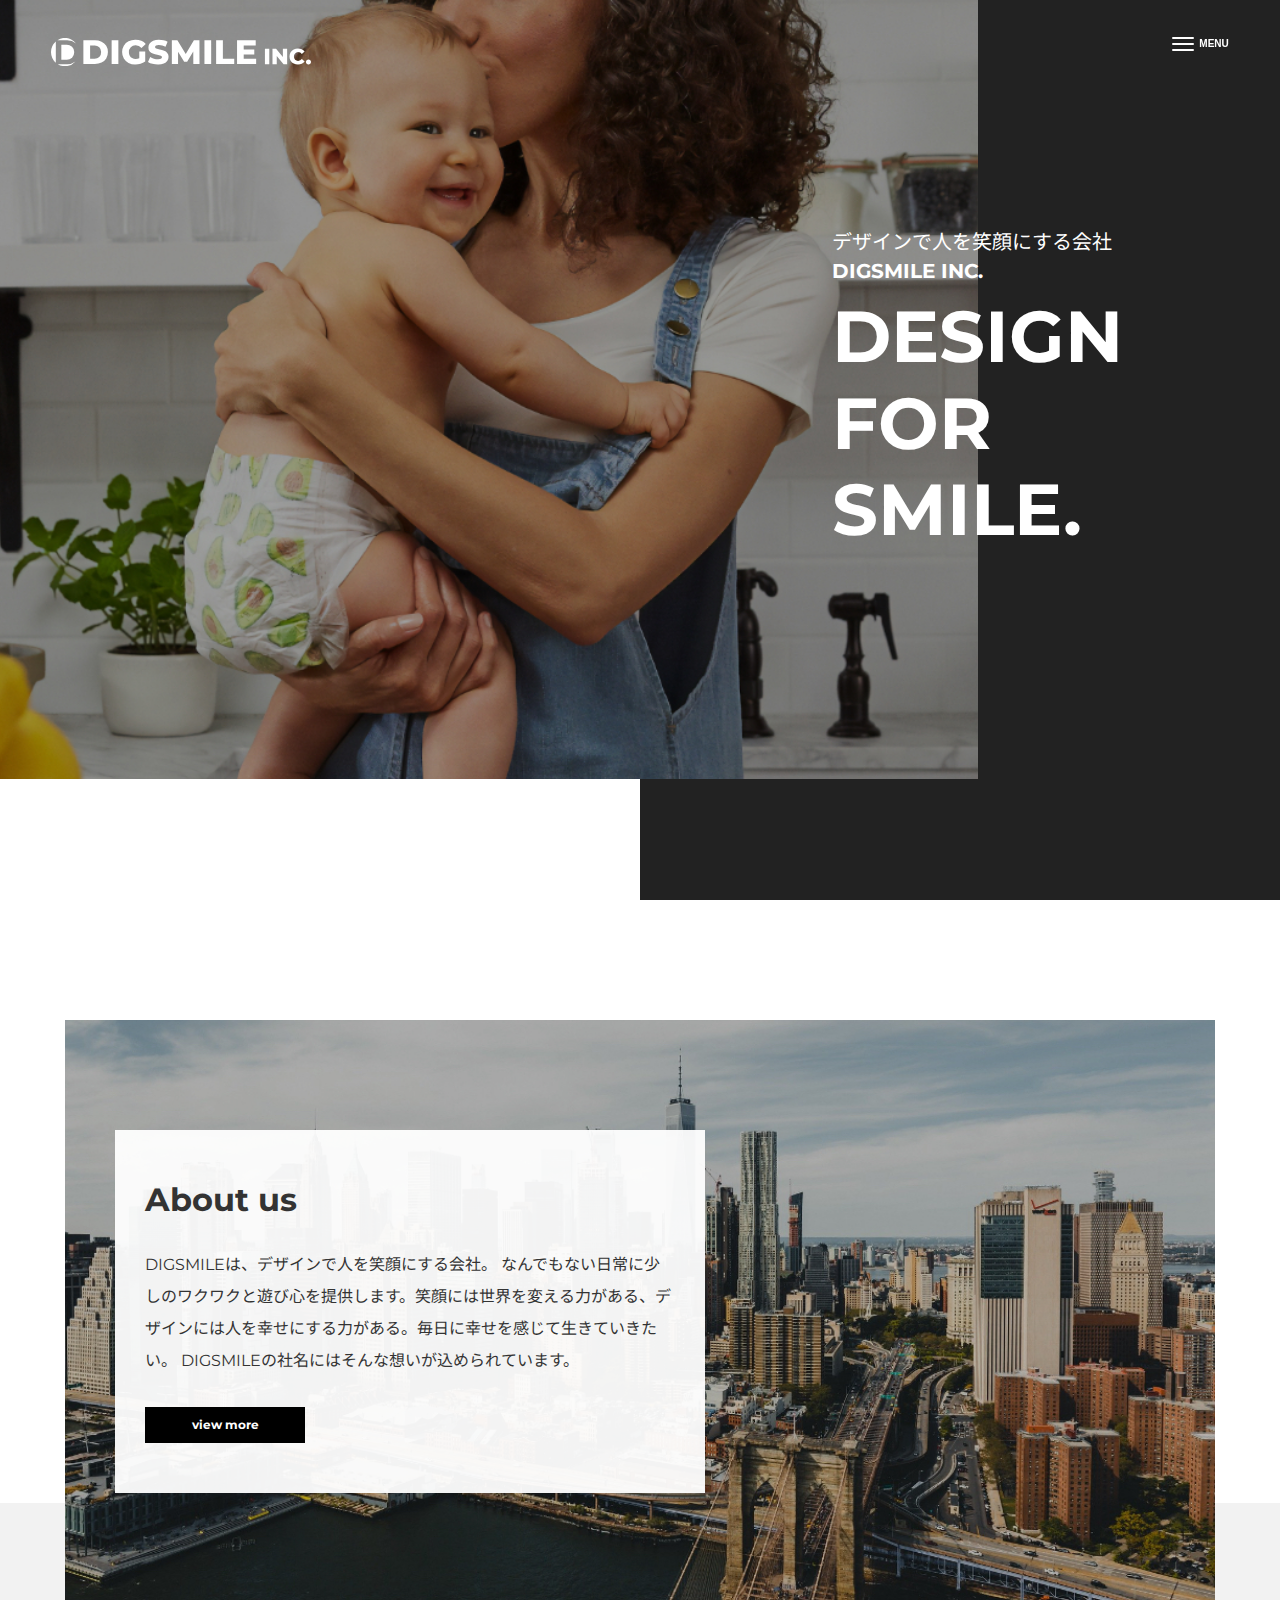
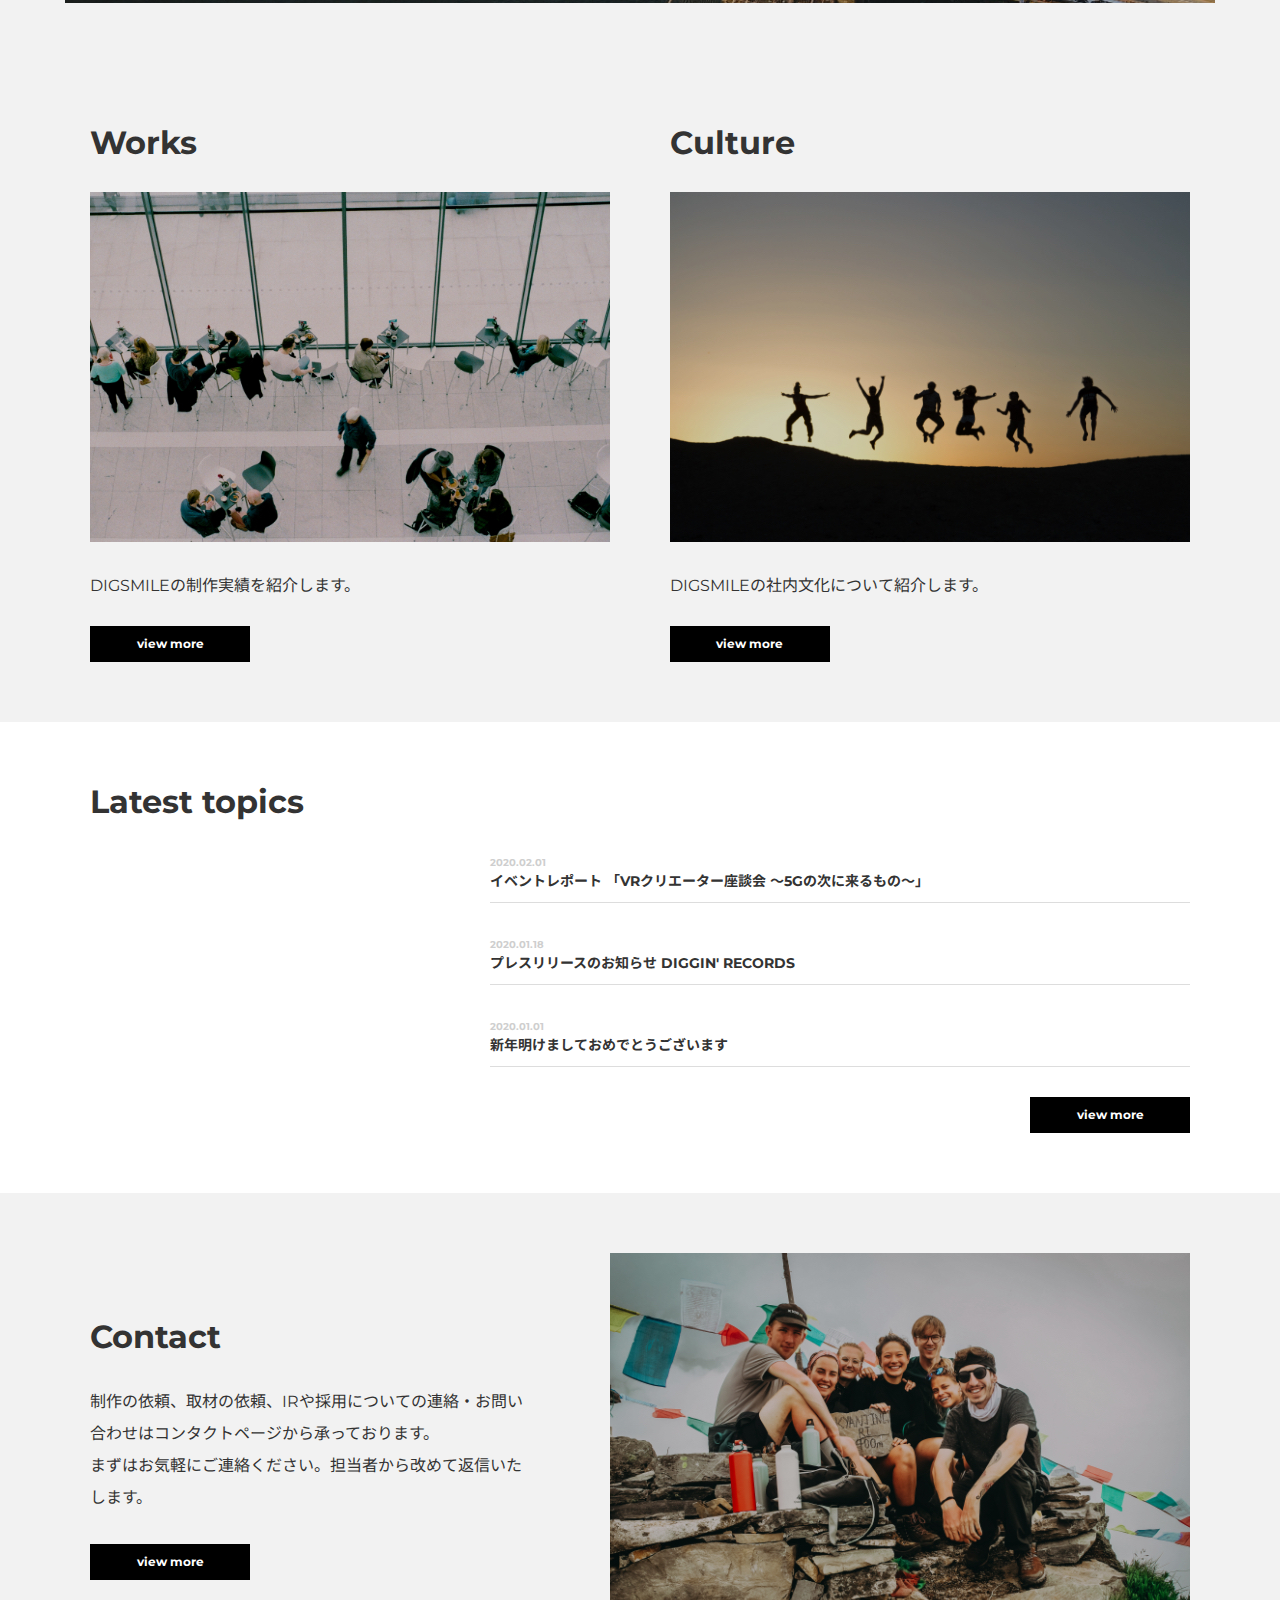
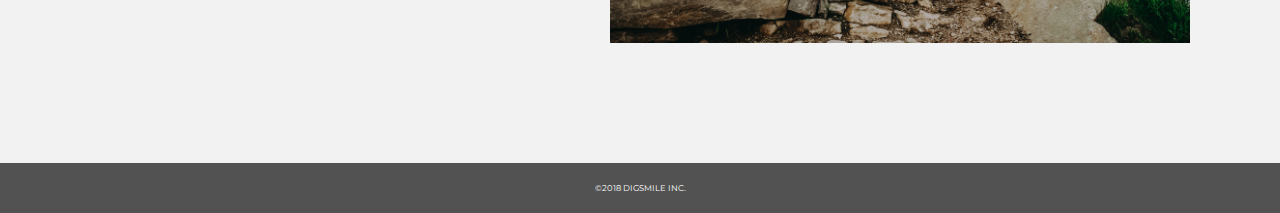
<file: index.html>
<!DOCTYPE html>
<html lang="ja">
<head>
  <meta charset="UTF-8">
  <meta http-equiv="X-UA-Compatible" content="IE=edge">
  <meta name="viewport" content="width=device-width, initial-scale=1.0">
  <title>DIGSMILE inc. | TOP</title>
  <link rel="stylesheet" href="./css/reset.css">
  <link rel="preconnect" href="https://fonts.gstatic.com">
   <link href="https://fonts.googleapis.com/css2?family=Montserrat:wght@400;700&family=Noto+Sans+JP:wght@400;700&display=swap" rel="stylesheet">
   <link rel="stylesheet" href="./css/style.css">
</head>
<body>
<header class="header flex-box">
    <h1 class="site-title">
      <a href="./index.html">
        <svg xmlns="http://www.w3.org/2000/svg" width="260" height="28.204" viewBox="0 0 260 28.204">
          <g id="site-logo" transform="translate(-59 -29)">
            <path id="前面オブジェクトで型抜き_1" data-name="前面オブジェクトで型抜き 1" d="M14,35.2A13.9,13.9,0,0,1,6.785,33.19h8.848a14.228,14.228,0,0,0,8.847-2.739A13.97,13.97,0,0,1,14,35.2ZM4.822,31.752h0a14.17,14.17,0,0,1,0-21.3Zm10.54-3.117H10.33V13.771h5.032a8.094,8.094,0,0,1,5.682,1.994,7.233,7.233,0,0,1,2.138,5.439,7.234,7.234,0,0,1-2.138,5.439,8.093,8.093,0,0,1-5.682,1.99ZM25.007,12.39a13.9,13.9,0,0,0-9.373-3.174H6.463a13.932,13.932,0,0,1,13.76-.749,14.157,14.157,0,0,1,4.785,3.922Z" transform="translate(59 22)" fill="#fff"/>
            <path id="DIGSMILE" d="M2.38-23.8H13.634a15.731,15.731,0,0,1,6.936,1.465,11.018,11.018,0,0,1,4.692,4.155,11.723,11.723,0,0,1,1.666,6.3,11.723,11.723,0,0,1-1.666,6.3A11.018,11.018,0,0,1,20.57-1.423,15.731,15.731,0,0,1,13.634.042H2.38ZM13.362-5.34a6.893,6.893,0,0,0,4.913-1.737,6.262,6.262,0,0,0,1.853-4.8,6.262,6.262,0,0,0-1.853-4.8,6.893,6.893,0,0,0-4.913-1.737H9.112V-5.34ZM30.634-23.8h6.732V.042H30.634ZM58.276-12.39h5.95v9.877A15.5,15.5,0,0,1,59.534-.265a18.642,18.642,0,0,1-5.3.783A14.166,14.166,0,0,1,47.5-1.065a11.8,11.8,0,0,1-4.692-4.411,12.18,12.18,0,0,1-1.7-6.4,12.18,12.18,0,0,1,1.7-6.4,11.747,11.747,0,0,1,4.726-4.411,14.514,14.514,0,0,1,6.834-1.584,15.2,15.2,0,0,1,5.984,1.124,11.536,11.536,0,0,1,4.42,3.236l-4.284,3.883a7.546,7.546,0,0,0-5.78-2.657,6.693,6.693,0,0,0-4.93,1.856,6.67,6.67,0,0,0-1.87,4.955,7.208,7.208,0,0,0,.85,3.525,6.1,6.1,0,0,0,2.38,2.418,6.969,6.969,0,0,0,3.5.868,8.588,8.588,0,0,0,3.638-.783ZM77.044.519A21.967,21.967,0,0,1,71.434-.2,13.786,13.786,0,0,1,67.014-2.1l2.21-4.973a14.289,14.289,0,0,0,3.706,1.7,14.086,14.086,0,0,0,4.148.647q3.876,0,3.876-1.941a1.607,1.607,0,0,0-1.105-1.516A20.3,20.3,0,0,0,76.3-9.222a33.866,33.866,0,0,1-4.488-1.243,7.554,7.554,0,0,1-3.094-2.129,5.758,5.758,0,0,1-1.292-3.951,6.848,6.848,0,0,1,1.19-3.934,7.965,7.965,0,0,1,3.553-2.776,14.6,14.6,0,0,1,5.8-1.022,20.415,20.415,0,0,1,4.624.528A14.146,14.146,0,0,1,86.6-22.2l-2.074,5.007a13.837,13.837,0,0,0-6.6-1.839,5.522,5.522,0,0,0-2.924.6,1.787,1.787,0,0,0-.918,1.55,1.536,1.536,0,0,0,1.088,1.43,19.646,19.646,0,0,0,3.5.988,32.762,32.762,0,0,1,4.5,1.243,7.779,7.779,0,0,1,3.094,2.112,5.646,5.646,0,0,1,1.309,3.934A6.714,6.714,0,0,1,86.394-3.3,8.114,8.114,0,0,1,82.824-.52,14.418,14.418,0,0,1,77.044.519ZM112.336.042l-.068-12.636-6.12,10.286h-2.992L97.07-12.253V.042H90.848V-23.8H96.39l8.364,13.76,8.16-13.76h5.542L118.524.042ZM123.454-23.8h6.732V.042h-6.732Zm11.7,0h6.732V-5.305h11.356V.042H135.15Zm40.018,18.63V.042H156.06V-23.8h18.666v5.211h-12v4.019H173.3v5.041H162.724v4.359Z" transform="translate(89 55)" fill="#fff"/>
            <path id="INC." d="M1.54-15.4H5.9V0H1.54Zm22.22,0V0H20.174l-6.8-8.206V0H9.108V-15.4h3.586l6.8,8.206V-15.4ZM34.628.308A9.114,9.114,0,0,1,30.283-.715a7.65,7.65,0,0,1-3.025-2.849,7.858,7.858,0,0,1-1.1-4.136,7.858,7.858,0,0,1,1.1-4.136,7.65,7.65,0,0,1,3.025-2.849,9.114,9.114,0,0,1,4.345-1.023,9.326,9.326,0,0,1,3.806.748A7.323,7.323,0,0,1,41.25-12.8L38.478-10.3a4.56,4.56,0,0,0-3.63-1.8,4.48,4.48,0,0,0-2.233.55A3.817,3.817,0,0,0,31.1-10a4.773,4.773,0,0,0-.539,2.3A4.773,4.773,0,0,0,31.1-5.4,3.817,3.817,0,0,0,32.615-3.85a4.48,4.48,0,0,0,2.233.55,4.56,4.56,0,0,0,3.63-1.8L41.25-2.6A7.323,7.323,0,0,1,38.434-.44,9.326,9.326,0,0,1,34.628.308ZM45.1.2a2.462,2.462,0,0,1-1.782-.7,2.377,2.377,0,0,1-.726-1.782,2.35,2.35,0,0,1,.715-1.782A2.5,2.5,0,0,1,45.1-4.752a2.485,2.485,0,0,1,1.8.682,2.369,2.369,0,0,1,.7,1.782,2.4,2.4,0,0,1-.715,1.782A2.452,2.452,0,0,1,45.1.2Z" transform="translate(271.392 55.205)" fill="#fff"/>
          </g>
        </svg>
      </a>
    </h1>
    <nav class="header-nav">
      <ul class="nav-list">
        <li class="nav-item"><a href="./"><img src="./images/symbol-logo.svg" alt="DIGSMILE INC."></a></li>
        <li class="nav-item"><a href="./about/">About us</a></li>
        <li class="nav-item"><a href="#!">Works</a></li>
        <li class="nav-item"><a href="#!">Culture</a></li>
        <li class="nav-item"><a href="#!">Topics</a></li>
        <li class="nav-item"><a href="./contact/">Contact</a></li>
      </ul>
    </nav>
    <button class="burger-btn">
      <span class="bars">
        <span class="bar bar_top"></span>
        <span class="bar bar_mid"></span>
        <span class="bar bar_bottom"></span>
      </span>
      <span class="menu">menu</span>
    </button>
    <span class="burger-musk"></span>
  </header>
  <main>
    <div class="fv">
      <div class="kv-wrapper">
        <div class="copy-wrapper">
          <p class="copy_jp">デザインで人を笑顔にする会社</p>
          <p class="copy_company">DIGSMILE INC.</p>
          <p class="main-copy">
            Design<br>
            for<br>
            smile.
          </p>
        </div>
      </div>
    </div>

    <section class="section-wrapper">
      <div class="content-wrapper about-bg">
        <div class="about-content">
          <h2 class="section-title">About us</h2>
          <p class="section-text lines">
            DIGSMILEは、デザインで人を笑顔にする会社。
            なんでもない日常に少しのワクワクと遊び心を提供します。笑顔には世界を変える力がある、デザインには人を幸せにする力がある。毎日に幸せを感じて生きていきたい。
            DIGSMILEの社名にはそんな想いが込められています。
          </p>
          <a href="./about/" class="link-btn">view more</a>
        </div>
      </div>
    </section>
    <div class="gray-bg l-section-wrapper">
      <div class="flex-box l-content-wrapper">

        <section class="s-section-wrapper">
          <div class="s-content-wrapper">
            <h2 class="section-title">Works</h2>
            <div class="section-img-wrapper"><img src="./images/works-img.jpg" alt="黒と白の椅子や机の上が並んでいるテラスの写真"></div>
            <p>DIGSMILEの制作実績を紹介します。</p>
            <a href="#!" class="link-btn">view more</a>
          </div>
        </section>
        <section class="s-section-wrapper">
          <div class="s-content-wrapper">
            <h2 class="section-title">Culture</h2>
            <div class="section-img-wrapper"><img src="./images/culture-img.jpg" alt="夕焼けをバックに飛び跳ねる6人の人物のシルエット"></div>
            <p>DIGSMILEの社内文化について紹介します。</p>
            <a href="#!" class="link-btn">view more</a>
          </div>
        </section>
      </div>
    </div>

    <section class="section-wrapper">
      <div class="content-wrapper">
        <h2 class="section-title">Latest topics</h2>
        <ul class="topics-list ml-auto">
          <li class="topics-item">
            <a href="#!">
              <time class="topics-date">2020.02.01</time>
              <h3 class="topics-title">イベントレポート 「VRクリエーター座談会 〜5Gの次に来るもの〜」</h3>
            </a>
          </li>
          <li class="topics-item">
            <a href="#!">
              <time class="topics-date">2020.01.18</time>
              <h3 class="topics-title">プレスリリースのお知らせ DIGGIN' RECORDS</h3>
            </a>
          </li>
          <li class="topics-item">
            <a href="#!">
              <time class="topics-date">2020.01.01</time>
              <h3 class="topics-title">新年明けましておめでとうございます</h3>
            </a>
          </li>
        </ul>
        <a href="#!" class="link-btn ml-auto">view more</a>
      </div>
    </section>

    <section class="section-wrapper gray-bg">
      <div class="content-wrapper flex-box">
        <div class="contact-content">
          <h2 class="section-title">Contact</h2>
          <p class="contact-text lines">
            制作の依頼、取材の依頼、IRや採用についての連絡・お問い合わせはコンタクトページから承っております。<br>
            まずはお気軽にご連絡ください。担当者から改めて返信いたします。
          </p>
          <a href="./contact/" class="link-btn">view more</a>
        </div>
        <div class="contact-img-wrapper"><img src="./images/contact-img.jpg" alt="屋外での集合写真"></div>
      </div>
    </section>

  </main>

  <footer class="footer">
    <small>&copy;2018 DIGSMILE INC.</small>
  </footer>
  <script src="https://ajax.googleapis.com/ajax/libs/jquery/3.6.0/jquery.min.js"></script>
  <script src="./js/script.js"></script>
</body>
</html>
</file>
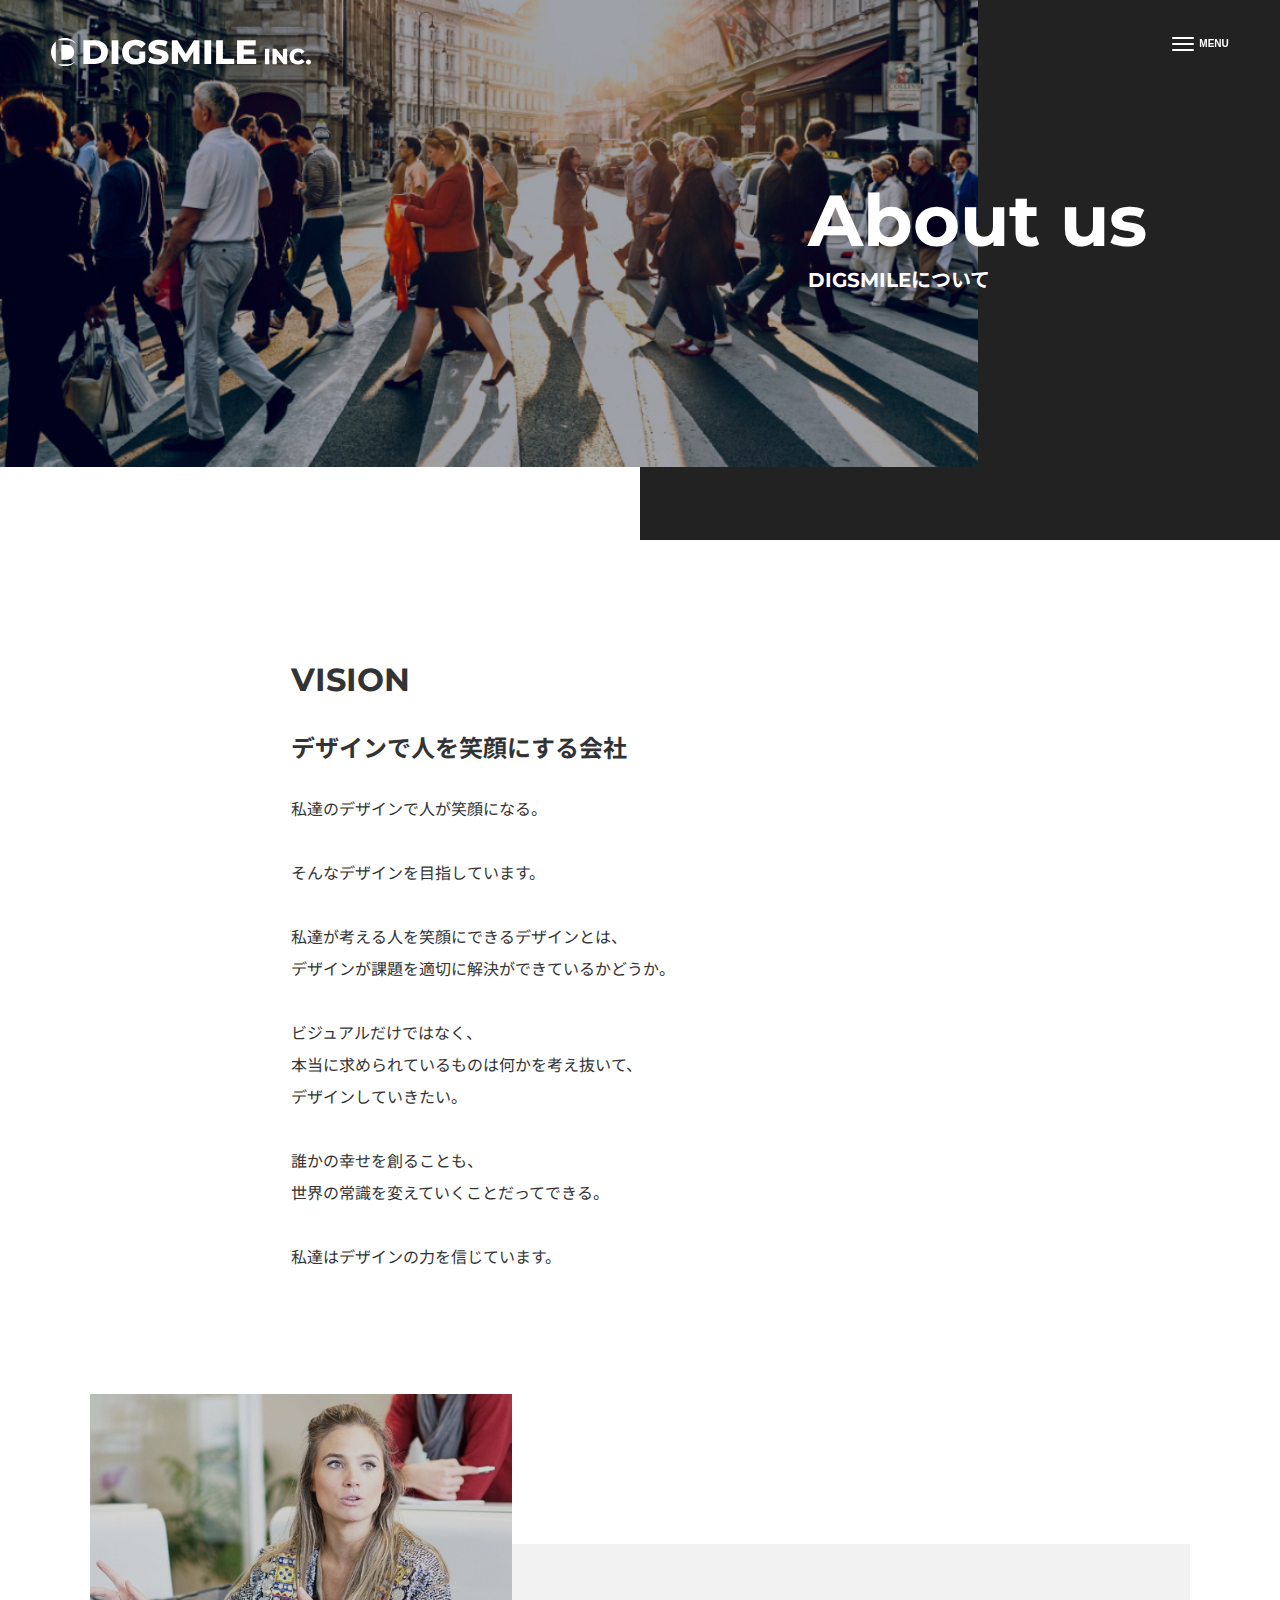
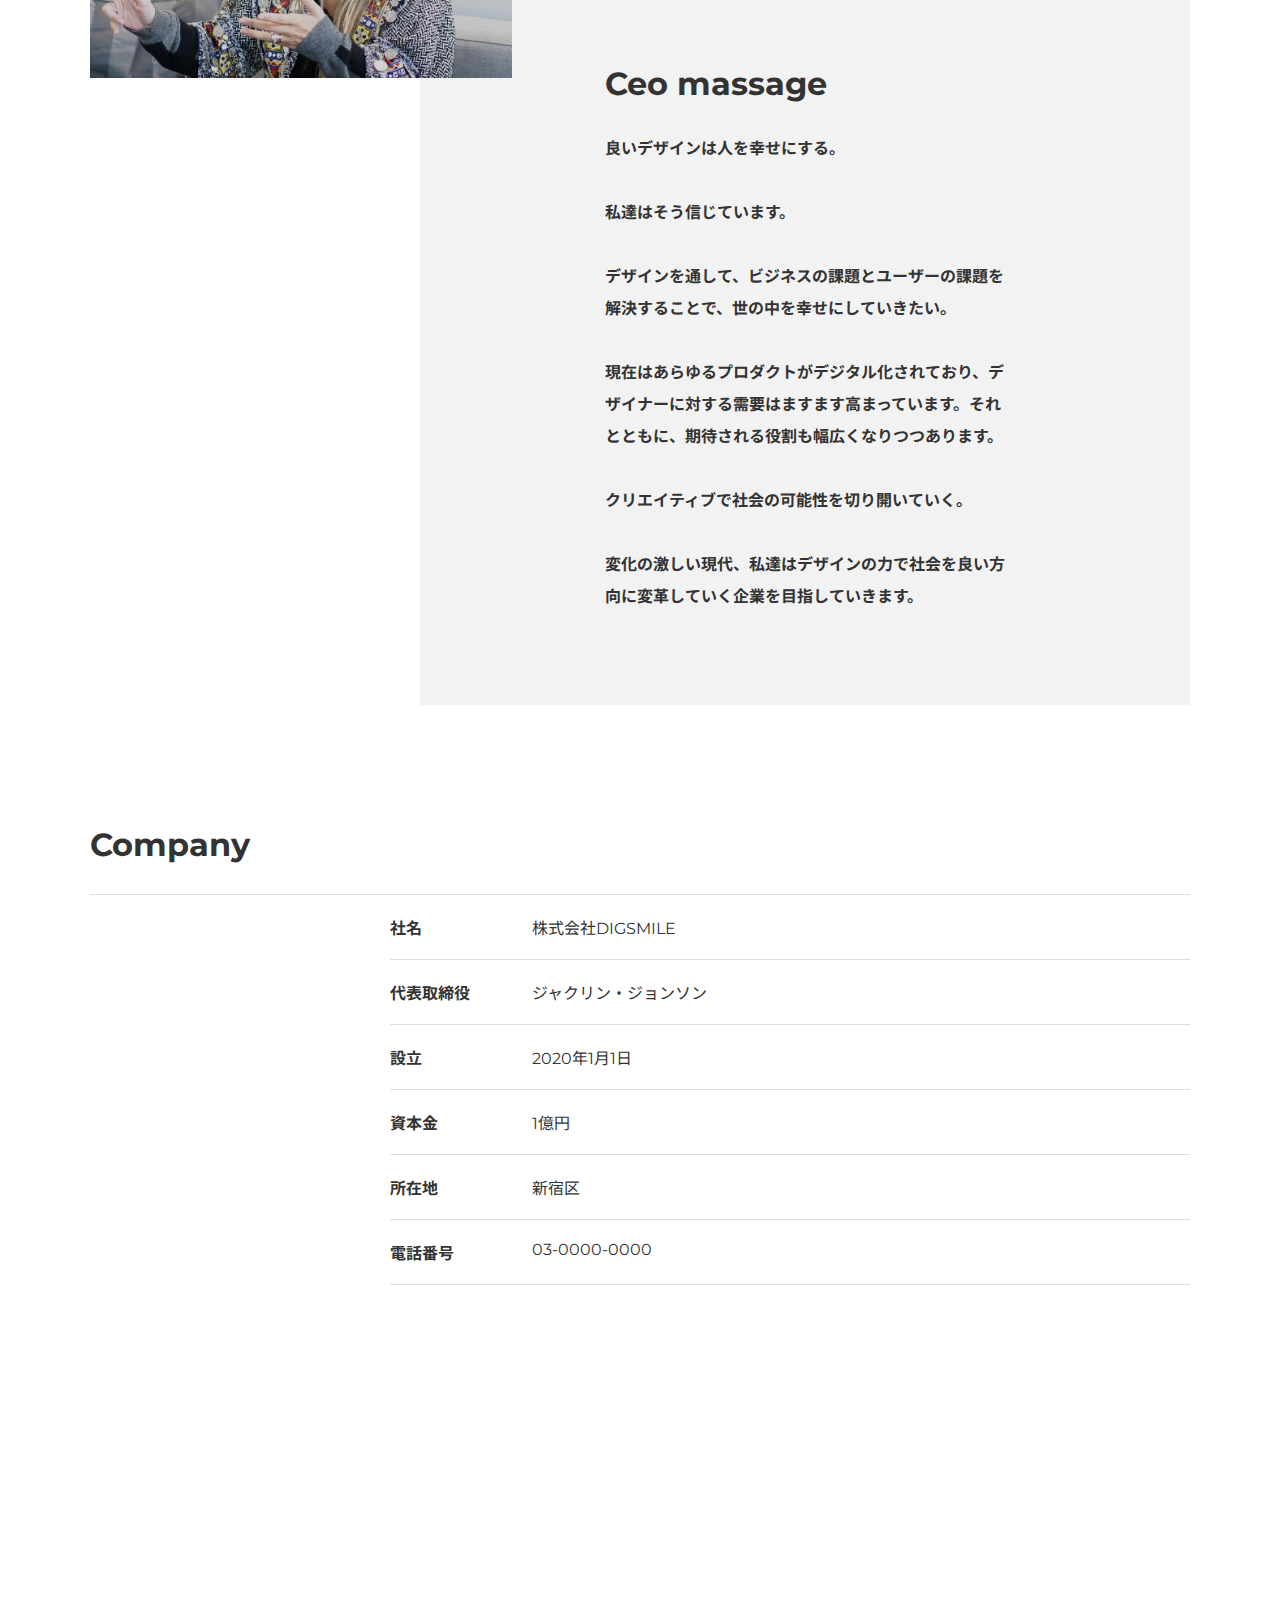
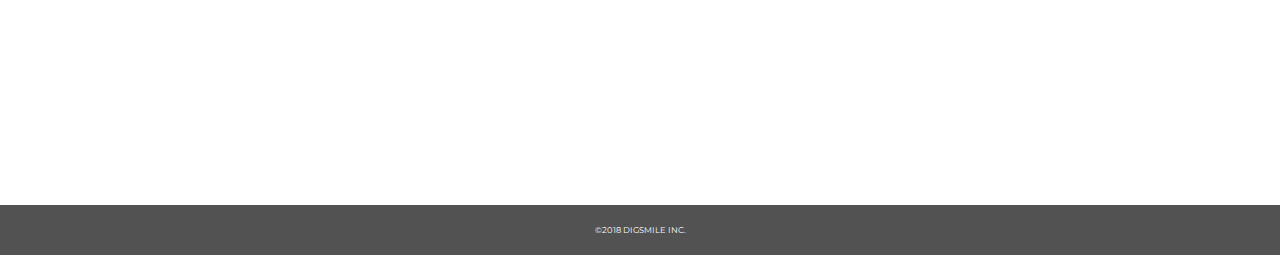
<file: about/about.html>
<!DOCTYPE html>
<html lang="ja">
<head>
  <meta charset="UTF-8">
  <meta http-equiv="X-UA-Compatible" content="IE=edge">
  <meta name="viewport" content="width=device-width, initial-scale=1.0">
  <title>DIGSMILE inc. | about</title>
  <link rel="stylesheet" href="../css/reset.css">
  <link rel="preconnect" href="https://fonts.gstatic.com">
   <link href="https://fonts.googleapis.com/css2?family=Montserrat:wght@400;700&family=Noto+Sans+JP:wght@400;700&display=swap" rel="stylesheet">
   <link rel="stylesheet" href="../css/about.css">
</head>
<body>
<header class="header flex-box">
    <div class="site-title">
      <a href="./index.html">
        <svg xmlns="http://www.w3.org/2000/svg" width="260" height="28.204" viewBox="0 0 260 28.204">
          <g id="site-logo" transform="translate(-59 -29)">
            <path id="前面オブジェクトで型抜き_1" data-name="前面オブジェクトで型抜き 1" d="M14,35.2A13.9,13.9,0,0,1,6.785,33.19h8.848a14.228,14.228,0,0,0,8.847-2.739A13.97,13.97,0,0,1,14,35.2ZM4.822,31.752h0a14.17,14.17,0,0,1,0-21.3Zm10.54-3.117H10.33V13.771h5.032a8.094,8.094,0,0,1,5.682,1.994,7.233,7.233,0,0,1,2.138,5.439,7.234,7.234,0,0,1-2.138,5.439,8.093,8.093,0,0,1-5.682,1.99ZM25.007,12.39a13.9,13.9,0,0,0-9.373-3.174H6.463a13.932,13.932,0,0,1,13.76-.749,14.157,14.157,0,0,1,4.785,3.922Z" transform="translate(59 22)" fill="#fff"/>
            <path id="DIGSMILE" d="M2.38-23.8H13.634a15.731,15.731,0,0,1,6.936,1.465,11.018,11.018,0,0,1,4.692,4.155,11.723,11.723,0,0,1,1.666,6.3,11.723,11.723,0,0,1-1.666,6.3A11.018,11.018,0,0,1,20.57-1.423,15.731,15.731,0,0,1,13.634.042H2.38ZM13.362-5.34a6.893,6.893,0,0,0,4.913-1.737,6.262,6.262,0,0,0,1.853-4.8,6.262,6.262,0,0,0-1.853-4.8,6.893,6.893,0,0,0-4.913-1.737H9.112V-5.34ZM30.634-23.8h6.732V.042H30.634ZM58.276-12.39h5.95v9.877A15.5,15.5,0,0,1,59.534-.265a18.642,18.642,0,0,1-5.3.783A14.166,14.166,0,0,1,47.5-1.065a11.8,11.8,0,0,1-4.692-4.411,12.18,12.18,0,0,1-1.7-6.4,12.18,12.18,0,0,1,1.7-6.4,11.747,11.747,0,0,1,4.726-4.411,14.514,14.514,0,0,1,6.834-1.584,15.2,15.2,0,0,1,5.984,1.124,11.536,11.536,0,0,1,4.42,3.236l-4.284,3.883a7.546,7.546,0,0,0-5.78-2.657,6.693,6.693,0,0,0-4.93,1.856,6.67,6.67,0,0,0-1.87,4.955,7.208,7.208,0,0,0,.85,3.525,6.1,6.1,0,0,0,2.38,2.418,6.969,6.969,0,0,0,3.5.868,8.588,8.588,0,0,0,3.638-.783ZM77.044.519A21.967,21.967,0,0,1,71.434-.2,13.786,13.786,0,0,1,67.014-2.1l2.21-4.973a14.289,14.289,0,0,0,3.706,1.7,14.086,14.086,0,0,0,4.148.647q3.876,0,3.876-1.941a1.607,1.607,0,0,0-1.105-1.516A20.3,20.3,0,0,0,76.3-9.222a33.866,33.866,0,0,1-4.488-1.243,7.554,7.554,0,0,1-3.094-2.129,5.758,5.758,0,0,1-1.292-3.951,6.848,6.848,0,0,1,1.19-3.934,7.965,7.965,0,0,1,3.553-2.776,14.6,14.6,0,0,1,5.8-1.022,20.415,20.415,0,0,1,4.624.528A14.146,14.146,0,0,1,86.6-22.2l-2.074,5.007a13.837,13.837,0,0,0-6.6-1.839,5.522,5.522,0,0,0-2.924.6,1.787,1.787,0,0,0-.918,1.55,1.536,1.536,0,0,0,1.088,1.43,19.646,19.646,0,0,0,3.5.988,32.762,32.762,0,0,1,4.5,1.243,7.779,7.779,0,0,1,3.094,2.112,5.646,5.646,0,0,1,1.309,3.934A6.714,6.714,0,0,1,86.394-3.3,8.114,8.114,0,0,1,82.824-.52,14.418,14.418,0,0,1,77.044.519ZM112.336.042l-.068-12.636-6.12,10.286h-2.992L97.07-12.253V.042H90.848V-23.8H96.39l8.364,13.76,8.16-13.76h5.542L118.524.042ZM123.454-23.8h6.732V.042h-6.732Zm11.7,0h6.732V-5.305h11.356V.042H135.15Zm40.018,18.63V.042H156.06V-23.8h18.666v5.211h-12v4.019H173.3v5.041H162.724v4.359Z" transform="translate(89 55)" fill="#fff"/>
            <path id="INC." d="M1.54-15.4H5.9V0H1.54Zm22.22,0V0H20.174l-6.8-8.206V0H9.108V-15.4h3.586l6.8,8.206V-15.4ZM34.628.308A9.114,9.114,0,0,1,30.283-.715a7.65,7.65,0,0,1-3.025-2.849,7.858,7.858,0,0,1-1.1-4.136,7.858,7.858,0,0,1,1.1-4.136,7.65,7.65,0,0,1,3.025-2.849,9.114,9.114,0,0,1,4.345-1.023,9.326,9.326,0,0,1,3.806.748A7.323,7.323,0,0,1,41.25-12.8L38.478-10.3a4.56,4.56,0,0,0-3.63-1.8,4.48,4.48,0,0,0-2.233.55A3.817,3.817,0,0,0,31.1-10a4.773,4.773,0,0,0-.539,2.3A4.773,4.773,0,0,0,31.1-5.4,3.817,3.817,0,0,0,32.615-3.85a4.48,4.48,0,0,0,2.233.55,4.56,4.56,0,0,0,3.63-1.8L41.25-2.6A7.323,7.323,0,0,1,38.434-.44,9.326,9.326,0,0,1,34.628.308ZM45.1.2a2.462,2.462,0,0,1-1.782-.7,2.377,2.377,0,0,1-.726-1.782,2.35,2.35,0,0,1,.715-1.782A2.5,2.5,0,0,1,45.1-4.752a2.485,2.485,0,0,1,1.8.682,2.369,2.369,0,0,1,.7,1.782,2.4,2.4,0,0,1-.715,1.782A2.452,2.452,0,0,1,45.1.2Z" transform="translate(271.392 55.205)" fill="#fff"/>
          </g>
        </svg>
      </a>
    </div>
    <nav class="header-nav">
      <ul class="nav-list">
        <li class="nav-item"><a href="../"><img src="../images/symbol-logo.svg" alt="DIGSMILE INC."></a></li>
        <li class="nav-item"><a href="./">About us</a></li>
        <li class="nav-item"><a href="#!">Works</a></li>
        <li class="nav-item"><a href="#!">Culture</a></li>
        <li class="nav-item"><a href="#!">Topics</a></li>
        <li class="nav-item"><a href="../contact/">Contact</a></li>
      </ul>
    </nav>
    <button class="burger-btn">
      <span class="bars">
        <span class="bar bar_top"></span>
        <span class="bar bar_mid"></span>
        <span class="bar bar_bottom"></span>
      </span>
      <span class="menu">menu</span>
    </button>
    <span class="burger-musk"></span>
  </header>
  <main>
    <div class="fv">
      <div class="kv-wrapper">
        <h1 class="page-title">
          About us
          <span>DIGSMILEについて</span>
        </h1>
      </div>
    </div>

    <section class="section-wrapper">
      <div class="content-wrapper">
        <div class="vision-content">
          <h2 class="section-title">VISION</h2>
          <p class="vision">デザインで人を笑顔にする会社</p>
          <p class="section-text lines">
            私達のデザインで人が笑顔になる。<br><br>

            そんなデザインを目指しています。<br><br>

            私達が考える人を笑顔にできるデザインとは、<br>
            デザインが課題を適切に解決ができているかどうか。<br><br>

            ビジュアルだけではなく、<br>
            本当に求められているものは何かを考え抜いて、<br>
            デザインしていきたい。<br><br>

            誰かの幸せを創ることも、<br>
            世界の常識を変えていくことだってできる。<br><br>

            私達はデザインの力を信じています。
          </p>
        </div>
      </div>
    </section>

    <section class="section-wrapper">
      <div class="content-wrapper relative">
        <div class="message-contents gray-bg">
          <div class="message-inner">
            <h2 class="section-title">Ceo massage</h2>
            <p class="ceo-message lines">
              良いデザインは人を幸せにする。<br><br>

              私達はそう信じています。<br><br>

              デザインを通して、ビジネスの課題とユーザーの課題を解決することで、世の中を幸せにしていきたい。<br><br>

              現在はあらゆるプロダクトがデジタル化されており、デザイナーに対する需要はますます高まっています。それとともに、期待される役割も幅広くなりつつあります。<br><br>

              クリエイティブで社会の可能性を切り開いていく。<br><br>

              変化の激しい現代、私達はデザインの力で社会を良い方向に変革していく企業を目指していきます。<br><br>
            </p>
          </div>
          <div class="ceo-img-wrapper"><img src="../images/ceo-img.jpg" alt=""></div>
        </div>
      </div>
    </section>

    <section class="section-wrapper">
      <div class="content-wrapper">
        <h2 class="section-title">Company</h2>
        <dl class="company-info-list">
          <div>
            <dt class="company-info-title">社名</dt>
            <dd class="company-info-detail">株式会社DIGSMILE</dd>
          </div>
          <div>
            <dt class="company-info-title">代表取締役</dt>
            <dd class="company-info-detail">ジャクリン・ジョンソン</dd>
          </div>
          <div>
            <dt class="company-info-title">設立</dt>
            <dd class="company-info-detail">2020年1月1日</dd>
          </div>
          <div>
            <dt class="company-info-title">資本金</dt>
            <dd class="company-info-detail">1億円</dd>
          </div>
          <div>
            <dt class="company-info-title">所在地</dt>
            <dd class="company-info-detail">新宿区</dd>
          </div>
          <div>
            <dt class="company-info-title">電話番号</dt>
            <dd class="company-info-detail">03-0000-0000</dd>
          </div>
        </dl>
        <div class="maps-outer">
          <iframe src="https://www.google.com/maps/embed?pb=!1m14!1m12!1m3!1d51840.012959975305!2d139.6741808742957!3d35.70159767986079!2m3!1f0!2f0!3f0!3m2!1i1024!2i768!4f13.1!5e0!3m2!1sja!2sjp!4v1579314444156!5m2!1sja!2sjp" width="600" height="450" frameborder="0" style="border:0;" allowfullscreen=""></iframe>
        </div>
      </div> 
    </section>

  </main>

  <footer class="footer">
    <small>&copy;2018 DIGSMILE INC.</small>
  </footer>
  <script src="https://ajax.googleapis.com/ajax/libs/jquery/3.6.0/jquery.min.js"></script>
  <script src="../js/script.js"></script>
</body>
</html>
</file>
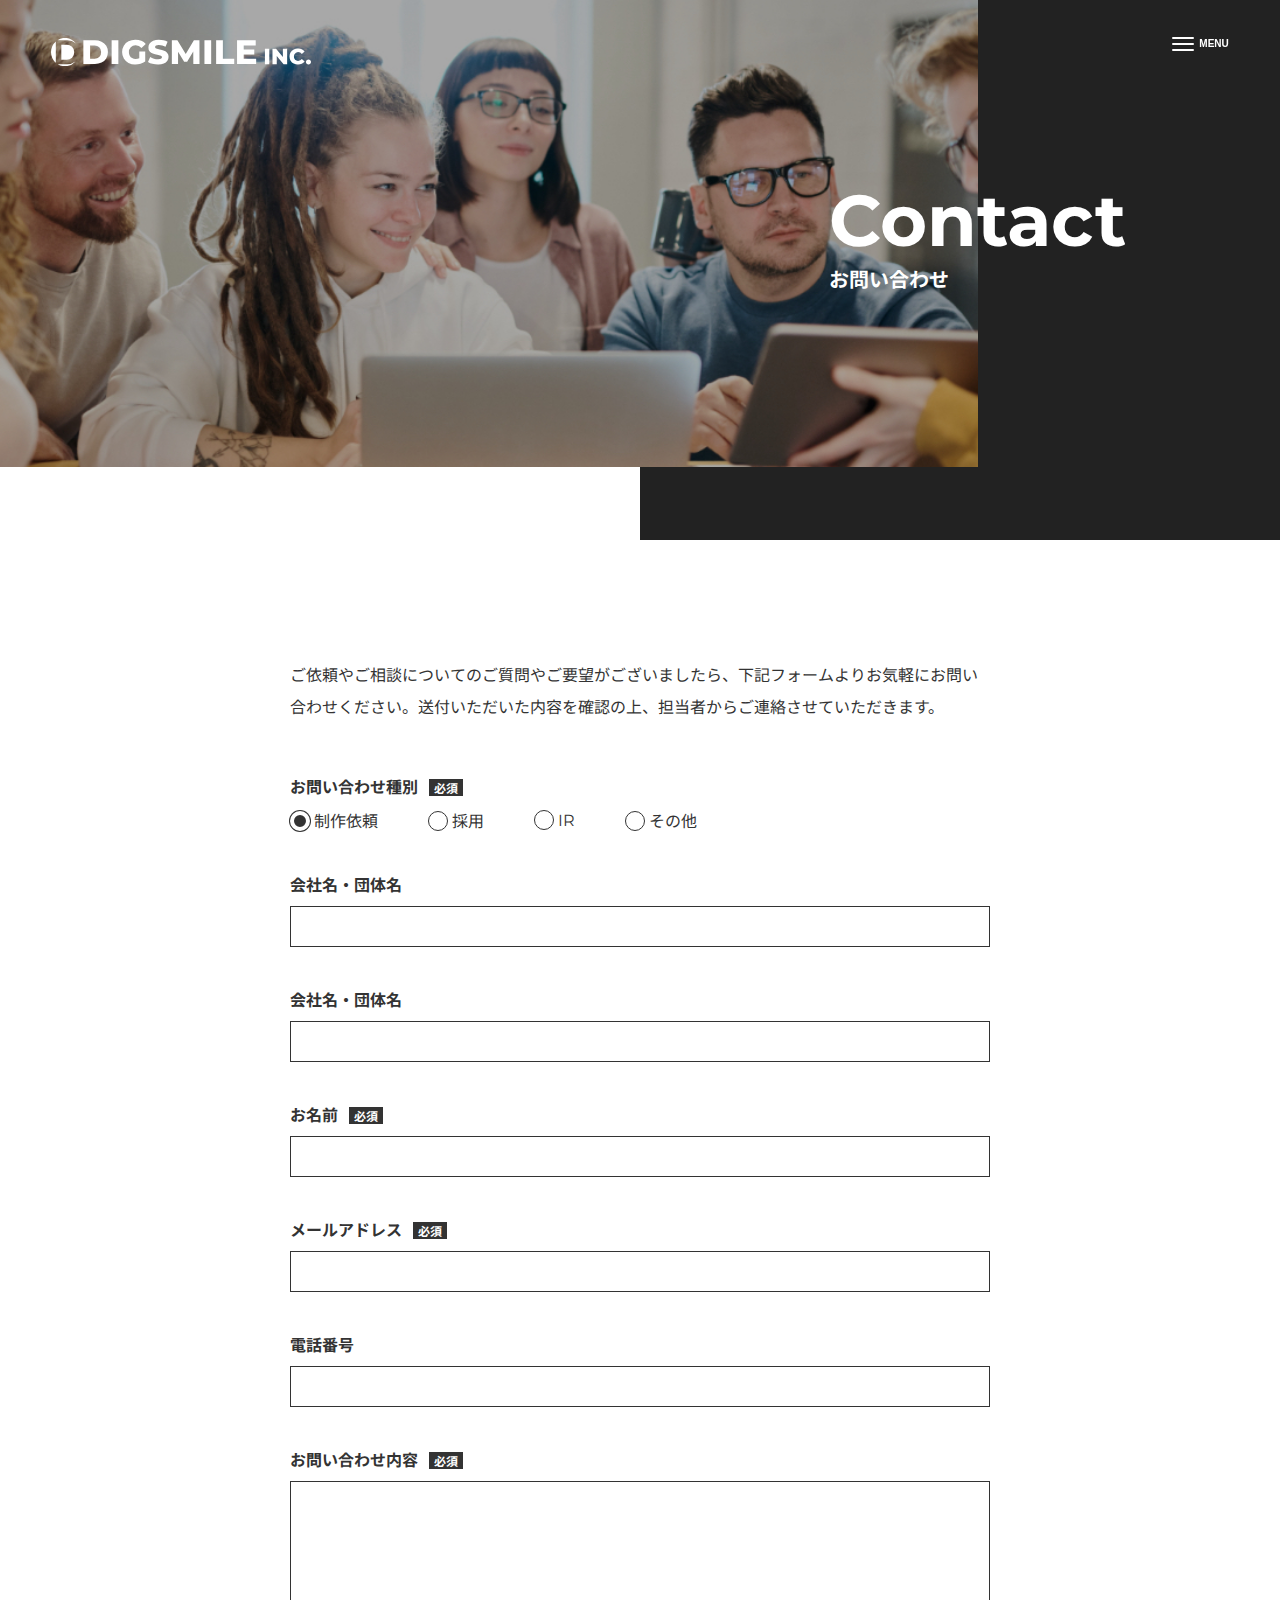
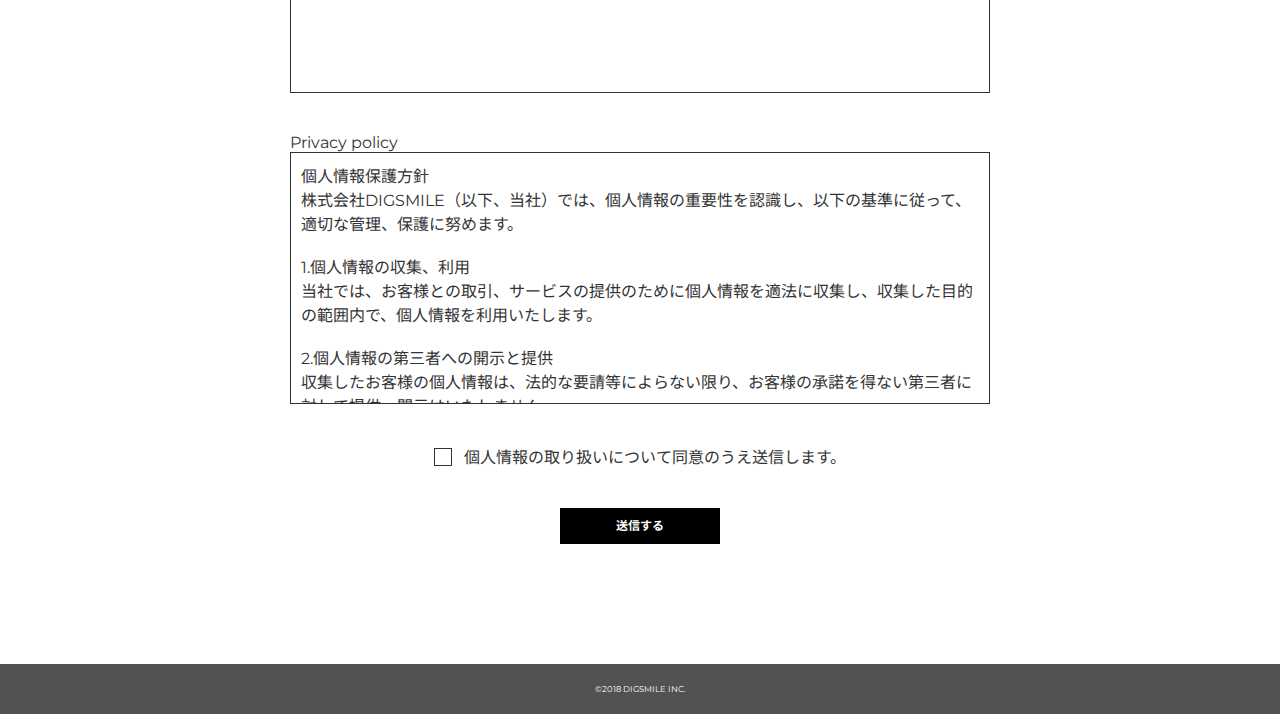
<file: contact/contact.html>
<!DOCTYPE html>
<html lang="ja">
<head>
  <meta charset="UTF-8">
  <meta http-equiv="X-UA-Compatible" content="IE=edge">
  <meta name="viewport" content="width=device-width, initial-scale=1.0">
  <title>DIGSMILE inc. | contact</title>
  <link rel="stylesheet" href="../css/reset.css">
  <link rel="preconnect" href="https://fonts.gstatic.com">
   <link href="https://fonts.googleapis.com/css2?family=Montserrat:wght@400;700&family=Noto+Sans+JP:wght@400;700&display=swap" rel="stylesheet">
   <link rel="stylesheet" href="../css/contact.css">
</head>
<body>
<header class="header flex-box">
    <div class="site-title">
      <a href="./index.html">
        <svg xmlns="http://www.w3.org/2000/svg" width="260" height="28.204" viewBox="0 0 260 28.204">
          <g id="site-logo" transform="translate(-59 -29)">
            <path id="前面オブジェクトで型抜き_1" data-name="前面オブジェクトで型抜き 1" d="M14,35.2A13.9,13.9,0,0,1,6.785,33.19h8.848a14.228,14.228,0,0,0,8.847-2.739A13.97,13.97,0,0,1,14,35.2ZM4.822,31.752h0a14.17,14.17,0,0,1,0-21.3Zm10.54-3.117H10.33V13.771h5.032a8.094,8.094,0,0,1,5.682,1.994,7.233,7.233,0,0,1,2.138,5.439,7.234,7.234,0,0,1-2.138,5.439,8.093,8.093,0,0,1-5.682,1.99ZM25.007,12.39a13.9,13.9,0,0,0-9.373-3.174H6.463a13.932,13.932,0,0,1,13.76-.749,14.157,14.157,0,0,1,4.785,3.922Z" transform="translate(59 22)" fill="#fff"/>
            <path id="DIGSMILE" d="M2.38-23.8H13.634a15.731,15.731,0,0,1,6.936,1.465,11.018,11.018,0,0,1,4.692,4.155,11.723,11.723,0,0,1,1.666,6.3,11.723,11.723,0,0,1-1.666,6.3A11.018,11.018,0,0,1,20.57-1.423,15.731,15.731,0,0,1,13.634.042H2.38ZM13.362-5.34a6.893,6.893,0,0,0,4.913-1.737,6.262,6.262,0,0,0,1.853-4.8,6.262,6.262,0,0,0-1.853-4.8,6.893,6.893,0,0,0-4.913-1.737H9.112V-5.34ZM30.634-23.8h6.732V.042H30.634ZM58.276-12.39h5.95v9.877A15.5,15.5,0,0,1,59.534-.265a18.642,18.642,0,0,1-5.3.783A14.166,14.166,0,0,1,47.5-1.065a11.8,11.8,0,0,1-4.692-4.411,12.18,12.18,0,0,1-1.7-6.4,12.18,12.18,0,0,1,1.7-6.4,11.747,11.747,0,0,1,4.726-4.411,14.514,14.514,0,0,1,6.834-1.584,15.2,15.2,0,0,1,5.984,1.124,11.536,11.536,0,0,1,4.42,3.236l-4.284,3.883a7.546,7.546,0,0,0-5.78-2.657,6.693,6.693,0,0,0-4.93,1.856,6.67,6.67,0,0,0-1.87,4.955,7.208,7.208,0,0,0,.85,3.525,6.1,6.1,0,0,0,2.38,2.418,6.969,6.969,0,0,0,3.5.868,8.588,8.588,0,0,0,3.638-.783ZM77.044.519A21.967,21.967,0,0,1,71.434-.2,13.786,13.786,0,0,1,67.014-2.1l2.21-4.973a14.289,14.289,0,0,0,3.706,1.7,14.086,14.086,0,0,0,4.148.647q3.876,0,3.876-1.941a1.607,1.607,0,0,0-1.105-1.516A20.3,20.3,0,0,0,76.3-9.222a33.866,33.866,0,0,1-4.488-1.243,7.554,7.554,0,0,1-3.094-2.129,5.758,5.758,0,0,1-1.292-3.951,6.848,6.848,0,0,1,1.19-3.934,7.965,7.965,0,0,1,3.553-2.776,14.6,14.6,0,0,1,5.8-1.022,20.415,20.415,0,0,1,4.624.528A14.146,14.146,0,0,1,86.6-22.2l-2.074,5.007a13.837,13.837,0,0,0-6.6-1.839,5.522,5.522,0,0,0-2.924.6,1.787,1.787,0,0,0-.918,1.55,1.536,1.536,0,0,0,1.088,1.43,19.646,19.646,0,0,0,3.5.988,32.762,32.762,0,0,1,4.5,1.243,7.779,7.779,0,0,1,3.094,2.112,5.646,5.646,0,0,1,1.309,3.934A6.714,6.714,0,0,1,86.394-3.3,8.114,8.114,0,0,1,82.824-.52,14.418,14.418,0,0,1,77.044.519ZM112.336.042l-.068-12.636-6.12,10.286h-2.992L97.07-12.253V.042H90.848V-23.8H96.39l8.364,13.76,8.16-13.76h5.542L118.524.042ZM123.454-23.8h6.732V.042h-6.732Zm11.7,0h6.732V-5.305h11.356V.042H135.15Zm40.018,18.63V.042H156.06V-23.8h18.666v5.211h-12v4.019H173.3v5.041H162.724v4.359Z" transform="translate(89 55)" fill="#fff"/>
            <path id="INC." d="M1.54-15.4H5.9V0H1.54Zm22.22,0V0H20.174l-6.8-8.206V0H9.108V-15.4h3.586l6.8,8.206V-15.4ZM34.628.308A9.114,9.114,0,0,1,30.283-.715a7.65,7.65,0,0,1-3.025-2.849,7.858,7.858,0,0,1-1.1-4.136,7.858,7.858,0,0,1,1.1-4.136,7.65,7.65,0,0,1,3.025-2.849,9.114,9.114,0,0,1,4.345-1.023,9.326,9.326,0,0,1,3.806.748A7.323,7.323,0,0,1,41.25-12.8L38.478-10.3a4.56,4.56,0,0,0-3.63-1.8,4.48,4.48,0,0,0-2.233.55A3.817,3.817,0,0,0,31.1-10a4.773,4.773,0,0,0-.539,2.3A4.773,4.773,0,0,0,31.1-5.4,3.817,3.817,0,0,0,32.615-3.85a4.48,4.48,0,0,0,2.233.55,4.56,4.56,0,0,0,3.63-1.8L41.25-2.6A7.323,7.323,0,0,1,38.434-.44,9.326,9.326,0,0,1,34.628.308ZM45.1.2a2.462,2.462,0,0,1-1.782-.7,2.377,2.377,0,0,1-.726-1.782,2.35,2.35,0,0,1,.715-1.782A2.5,2.5,0,0,1,45.1-4.752a2.485,2.485,0,0,1,1.8.682,2.369,2.369,0,0,1,.7,1.782,2.4,2.4,0,0,1-.715,1.782A2.452,2.452,0,0,1,45.1.2Z" transform="translate(271.392 55.205)" fill="#fff"/>
          </g>
        </svg>
      </a>
    </div>
    <nav class="header-nav">
      <ul class="nav-list">
        <li class="nav-item"><a href="../"><img src="../images/symbol-logo.svg" alt="DIGSMILE INC."></a></li>
        <li class="nav-item"><a href="../about/">About us</a></li>
        <li class="nav-item"><a href="#!">Works</a></li>
        <li class="nav-item"><a href="#!">Culture</a></li>
        <li class="nav-item"><a href="#!">Topics</a></li>
        <li class="nav-item"><a href="./">Contact</a></li>
      </ul>
    </nav>
    <button class="burger-btn">
      <span class="bars">
        <span class="bar bar_top"></span>
        <span class="bar bar_mid"></span>
        <span class="bar bar_bottom"></span>
      </span>
      <span class="menu">menu</span>
    </button>
    <span class="burger-musk"></span>
  </header>
  <main>
    <div class="fv">
      <div class="kv-wrapper">
        <h1 class="page-title">
          Contact
          <span>お問い合わせ</span>
        </h1>
      </div>
    </div>

    <div class="contact-wrapper">
      <div class="contact-inner">
        <p class="contact-lead lines">
          ご依頼やご相談についてのご質問やご要望がございましたら、下記フォームよりお気軽にお問い合わせください。送付いただいた内容を確認の上、担当者からご連絡させていただきます。
        </p>
        <form action="">
          <ul class="form-list">
            <li class="form-item">
              <div class="form-item-title">
                お問い合わせ種別
                <span class="required">必須</span>
              </div>
              <ul class="inquiry-type-list">
                <li class="inquiry-type-item">
                  <input type="radio" class="radio-btn" name="inquiry-type" id="request" checked>
                  <label for="request">制作依頼</label>
                <li class="inquiry-type-item">
                  <input type="radio" class="radio-btn" name="inquiry-type" id="recruit">
                  <label for="recruit">採用</label>
                <li class="inquiry-type-item">
                  <input type="radio" class="radio-btn" name="inquiry-type" id="ir">
                  <label for="ir">IR</label>
                <li class="inquiry-type-item">
                  <input type="radio" class="radio-btn" name="inquiry-type" id="other">
                  <label for="other">その他</label>
                </li> 
              </ul>
            </li>
            <li class="form-item">
              <div class="form-item-title">
               <label for="company-name">会社名・団体名</label>
              </div>
              <input type="text" class="text-box" id="company-name">
            </li>
            <li class="form-item">
              <div class="form-item-title">
               <label for="company-name">会社名・団体名</label>
              </div>
              <input type="text" class="text-box" id="company-name">
            </li>
            <li class="form-item">
              <div class="form-item-title">
               <label for="name">お名前</label>
               <span class="required">必須</span>
              </div>
              <input type="text" class="text-box" id="name">
            </li>
            <li class="form-item">
              <div class="form-item-title">
               <label for="email">メールアドレス</label>
               <span class="required">必須</span>
              </div>
              <input type="text" class="text-box" id="email">
            </li>
            <li class="form-item">
              <div class="form-item-title">
               <label for="tel">電話番号</label>
              </div>
              <input type="text" class="text-box" id="tel">
            </li>
            <li class="form-item">
              <div class="form-item-title">
               <label for="detail">お問い合わせ内容</label>
               <span class="required">必須</span>
              </div>
              <textarea name="" id="" cols="30" rows="10" id=detail class="textarea"></textarea>
            </li>
          </ul>
          <p class="praivacy-policy-title">Privacy policy</p>
          <div class="privacy-policy-wrapper">
            <p class="privacy-policy-detail">
              個人情報保護方針<br>
              株式会社DIGSMILE（以下、当社）では、個人情報の重要性を認識し、以下の基準に従って、適切な管理、保護に努めます。<br><br>

              1.個人情報の収集、利用<br>
              当社では、お客様との取引、サービスの提供のために個人情報を適法に収集し、収集した目的の範囲内で、個人情報を利用いたします。<br><br>

              2.個人情報の第三者への開示と提供<br>
              収集したお客様の個人情報は、法的な要請等によらない限り、お客様の承諾を得ない第三者に対して提供・開示はいたしません。<br>
              業務の都合上、業務委託先に個人情報を提供する場合は、機密保持契約等によって業務委託先に個人情報保護を義務付けるとともに、業務委託先が適切に個人情報を取り扱うように管理いたします。<br><br>

              3.個人情報の保護<br>
              当社では、個人情報の紛失、破壊、改ざん、不正アクセス、および漏えい等を防止するため、適切な対策を行います。<br><br>

              4.法令および関連規範の遵守<br>
              当社は、個人情報の取り扱いに関して、個人情報保護法をはじめとする個人情報に関する法令および関連する規範を遵守します。<br><br>

              5.個人情報の開示・訂正・削除<br>
              当社では、個人情報の開示・訂正・削除等の依頼があった場合、情報提供者本人であることを確認の上、すみやかに対応いたします。<br><br>

              法令や当社方針により、プライバシー・ポリシーを予告なく改訂することがあります。<br><br>

              お問い合わせ窓口<br>
              当社の個人情報の取扱いに関するお問い合わせは下記までご連絡お願いいたします。<br>
              株式会社ファイアープレイス<br>
              044-589-4333<br><br>
            </p>
          </div>
          <p class="confirm">
            <input type="checkbox" class="checkbox" id="check">
            <label for="check">個人情報の取り扱いについて同意のうえ送信します。</label>
          </p>
          <div class="btn-wrapper">
            <input type="submit" value="送信する" class="submit-btn">
          </div>
        </form>
      </div>
    </div>

  </main>

  <footer class="footer">
    <small>&copy;2018 DIGSMILE INC.</small>
  </footer>
  <script src="https://ajax.googleapis.com/ajax/libs/jquery/3.6.0/jquery.min.js"></script>
  <script src="../js/script.js"></script>
</body>
</html>
</file>
<file: css/style.css>
/* base */

html{
  font-size: 62.5%;
}
body{
  font-size: 1.6rem;
  font-family: 'Montserrat', 'Noto Sans JP', sans-serif;
  color:#333;
}
img,svg{
  width: 100%;
  vertical-align: bottom;
}
a{
  text-decoration: none;
  display: inline-block;
}
a:hover{
  opacity: .7;
  transition: .3s;
}
button{
  background-color: transparent;
  border: none;
  cursor: pointer;
  outline: none;
  padding: 0;
  appearance: none;
}

.section-wrapper{
  padding: 60px 0;
}

.flex-box{
  display: flex;
  justify-content: space-between;
  align-items: center;
}
.content-wrapper{
  max-width: 1100px;
  padding: 0 30px;
  margin: 0 auto;
}

.section-title{
  font-size: 3.2rem;
  font-weight: bold;
  margin-bottom: 30px;
}

.link-btn{
  color: #fff;
  background-color: #000;
  width: 160px;
  line-height: 36px;
  font-size: 1.2rem;
  display: block;
  text-align: center;
  font-weight: bold;
  margin-top: 30px;
}
.gray-bg{
  background-color: #f2f2f2;
}
.lines{
  line-height: 2;
}

/* header */

.site-title{
  width: 260px;
  position: fixed;
  top: 38px;
  left: 4vw;
  z-index: 1;
}
.site-title.black svg path{
  fill: #333;
  transition: fill .3s;
}
.header-nav{
  font-weight: bold;
  font-size: 2rem;
  position: fixed;
  top: 0;
  right: 0;
  height: 100vh;
  width: 36.1vw;
  text-align: center;
  padding: 120px 0 0;
  background-color:rgba(34,34,34,.95);
  z-index: 2;
  transform: translateX(100%);
  opacity: 0;
  transition: transform .3s,opacity .3s;
}
.nav-item{
  margin-bottom: 30px;
}
.nav-item:first-of-type{
  margin-bottom: 40px;
}
.nav-item:last-of-type{
  margin-bottom: 0;
}
.header-nav a{
  color: #fff;
}

/* burger btn*/
.burger-btn{
  display: flex;
  align-items: center;
  position: fixed;
  top: 38px;
  right: 4vw;
  z-index: 3;
}
.bar{
  display: block;
  background-color: #fff;
  height: 2px;
  width: 22px;
  border-radius: 1px;
}
.bar_top{
  transform: translateY(-4px);
  transition: transform .3s;
}
.bar_bottom{
  transform: translateY(4px);
  transition: transform .3s;
}
.menu{
  display: block;
  font-size: 1rem;
  text-transform: uppercase;
  color: #fff;
  font-weight: bold;
  margin-left: 5px;
}

.bar.cross.bar_top{
  transform: translateY(2px)rotate(30deg);
  transition: transform .3s;
}

.bar.cross.bar_mid{
  opacity: 0;
  transition: opacity .3s;
}
.bar.cross.bar_bottom{
  transform: translateY(-2px)rotate(-30deg);
  transition: transform .3s;
}

body.noscroll{
  overflow: hidden;
}
.header-nav.open{
  transform: translateX(0);
  opacity: 1;
  transition: transform .3s,opacity .3s;
}
.burger-musk{
  display: none;
  height: 100vh;
  width: 100vw;
  position: fixed;
  top: 0;
  left: 0;
  background-color:rgba(0,0,0,.5);
  z-index: 1;
}

.burger-btn.black .bar{
  background-color: #333;
  transition: background-color .3s;
}
.burger-btn.black .menu{
  color: #333;
  transition: color .3s;
}

/* key visual */
.fv{
  height: 100vh;
}
.fv::after{
  content: "";
  display: block;
  position: absolute;
  top: 0;
  right: 0;
  background-color: #222;
  width: 50%;
  height: 100%;
  z-index: -1;
}
.kv-wrapper{
  height: 86.5%;
  width: 76.4%;
  background-image: url(../images/kv-img.jpg);
  background-size: cover;
  background-position: center 0;
  position: relative;
}

.copy-wrapper{
  position: absolute;
  top: 50%;
  right: 0;
  transform: translate(50%,-50%);
  color: #fff;
}
.copy_jp{
  font-size: 2rem;
  margin-bottom: 4px;
}
.copy_company{
  font-size: 2rem;
  margin-bottom: 10px;
  font-weight: bold;
}
.main-copy{
  font-size: 7.2rem;
  line-height: 1.2;
  font-weight: bold;
  text-transform: uppercase;
}

/* section_about */
.section-wrapper:first-of-type{
  padding-top: 120px;
  position: relative;
}
.section-wrapper:first-of-type::after{
  content: "";
  width: 100vw;
  height: 160px;
  display: block;
  background-color: #f2f2f2;
  position: absolute;
  bottom: 0;
  z-index: -1;
}
.about-bg{
  background-image: url(../images/about-img.jpg);
  background-size: cover;
  background-repeat: no-repeat;
  background-position: center;
  padding: 110px 0 110px 50px;
}
.about-content{
  max-width: 590px;
  padding: 50px 30px;
  box-sizing: border-box;
  background-color:rgba(255,255,255,.95);
}

/* section_works */
.l-section-wrapper{
  padding: 60px 0;
}
.l-content-wrapper{
  max-width: 1100px;
  padding: 0 30px;
  margin: 0 auto;
}
.s-section-wrapper{
  width: 47.3%;
}
.section-img-wrapper{
  margin-bottom: 30px;
}

/* section_topics */
.topics-list{
  max-width: 700px;
}
.topics-item{
  padding-bottom: 12px;
  border-bottom: 1px solid #ddd;
  margin-bottom: 30px;
}
.topics-date{
  color: #cecece;
  font-size: 1rem;
  font-weight: bold;
}
.topics-title{
  color: #333;
  font-size: 1.4rem;
  font-weight: bold;
}
.ml-auto{
  margin-left: auto;
}

/* section_contact */
.section-wrapper:last-of-type{
  padding-bottom: 120px;
}
.contact-content{
  width: 40%;
}
.contact-img-wrapper{
  width: 52.7%;
}

/* footer */
.footer{
  line-height: 50px;
  background-color: #525252;
  text-align: center;
  color: #fff;
  font-size: 1rem;
}

@media screen and (max-width: 768px){
  /* base */
  body{
    font-size: 1.4rem;
  }
  .section-wrapper{
    padding: 40px 0;
  }
  /* header */
  .site-title{
    width: 180px;
    top: 21px;
  }
  .burger-btn{
    top: 28px;
  }
  .header-nav{
    width: 67.7vw;
  }
  /* fv */
  .copy-wrapper{
    right: -15%;
    transform: translate(0,-50%);
  }
  .copy_jp{
    font-size: 1.6rem;
  }
  .copy_company{
    font-size: 1.6rem;
  }
  .main-copy{
    font-size: 5.4rem;
  }
  /* section_about */
  .section-wrapper:first-of-type{
    padding: 80px 0 4vw;
  }
  .content-wrapper.about-bg{
    padding: 50px 4vw;
  }
  .about-content{
    margin: 0 auto;
  }

  /* section_works */
  .l-section-wrapper{
    padding: 40px 0;
  }
  .l-content-wrapper{
    flex-direction: column;
    align-items: flex-start;
    padding: 0 4vw;
  }
  .s-section-wrapper{
    width: 520px;
    max-width: 100%;
  }
  .s-section-wrapper:first-of-type{
    margin-bottom: 80px;
  }

  /* section_topics */
  .topics-title{
    font-size: 1.2rem;
  }
  .topics-item{
    margin-bottom: 20px;
  }
  .ml-auto{
    margin-left: 0;
  }

  /* section_contact */
  .content-wrapper{
    flex-direction: column-reverse;
    align-items: flex-start;
    padding: 0 4vw;
  }
  .contact-content{
    width: 440px;
    max-width: 100%;
    margin-top: 30px;
  }
  .contact-img-wrapper{
    width: 520px;
    max-width: 100%;
  }
  .section-wrapper:last-of-type{
    padding-bottom: 80px;
  }
}
</file>
<file: css/about.css>
/* base */

html{
  font-size: 62.5%;
}
body{
  font-size: 1.6rem;
  font-family: 'Montserrat', 'Noto Sans JP', sans-serif;
  color:#333;
}
img,svg{
  width: 100%;
  vertical-align: bottom;
}
a{
  text-decoration: none;
  display: inline-block;
}
a:hover{
  opacity: .7;
  transition: .3s;
}
button{
  background-color: transparent;
  border: none;
  cursor: pointer;
  outline: none;
  padding: 0;
  appearance: none;
}

.section-wrapper{
  padding: 60px 0;
}

.flex-box{
  display: flex;
  justify-content: space-between;
  align-items: center;
}
.content-wrapper{
  max-width: 1100px;
  padding: 0 30px;
  margin: 0 auto;
}

.section-title{
  font-size: 3.2rem;
  font-weight: bold;
  margin-bottom: 30px;
}

.link-btn{
  color: #fff;
  background-color: #000;
  width: 160px;
  line-height: 36px;
  font-size: 1.2rem;
  display: block;
  text-align: center;
  font-weight: bold;
  margin-top: 30px;
}
.gray-bg{
  background-color: #f2f2f2;
}
.lines{
  line-height: 2;
}

/* header */

.site-title{
  width: 260px;
  position: fixed;
  top: 38px;
  left: 4vw;
  z-index: 1;
}
.site-title.black svg path{
  fill: #333;
  transition: fill .3s;
}
.header-nav{
  font-weight: bold;
  font-size: 2rem;
  position: fixed;
  top: 0;
  right: 0;
  height: 100vh;
  width: 36.1vw;
  text-align: center;
  padding: 120px 0 0;
  background-color:rgba(34,34,34,.95);
  z-index: 2;
  transform: translateX(100%);
  opacity: 0;
  transition: transform .3s,opacity .3s;
}
.nav-item{
  margin-bottom: 30px;
}
.nav-item:first-of-type{
  margin-bottom: 40px;
}
.nav-item:last-of-type{
  margin-bottom: 0;
}
.header-nav a{
  color: #fff;
}

/* burger btn*/
.burger-btn{
  display: flex;
  align-items: center;
  position: fixed;
  top: 38px;
  right: 4vw;
  z-index: 3;
}
.bar{
  display: block;
  background-color: #fff;
  height: 2px;
  width: 22px;
  border-radius: 1px;
}
.bar_top{
  transform: translateY(-4px);
  transition: transform .3s;
}
.bar_bottom{
  transform: translateY(4px);
  transition: transform .3s;
}
.menu{
  display: block;
  font-size: 1rem;
  text-transform: uppercase;
  color: #fff;
  font-weight: bold;
  margin-left: 5px;
}

.bar.cross.bar_top{
  transform: translateY(2px)rotate(30deg);
  transition: transform .3s;
}

.bar.cross.bar_mid{
  opacity: 0;
  transition: opacity .3s;
}
.bar.cross.bar_bottom{
  transform: translateY(-2px)rotate(-30deg);
  transition: transform .3s;
}

body.noscroll{
  overflow: hidden;
}
.header-nav.open{
  transform: translateX(0);
  opacity: 1;
  transition: transform .3s,opacity .3s;
}
.burger-musk{
  display: none;
  height: 100vh;
  width: 100vw;
  position: fixed;
  top: 0;
  left: 0;
  background-color:rgba(0,0,0,.5);
  z-index: 1;
}

.burger-btn.black .bar{
  background-color: #333;
  transition: background-color .3s;
}
.burger-btn.black .menu{
  color: #333;
  transition: color .3s;
}

/* key visual */
.fv{
  height: 60vh;
  min-height: 450px;
}
.fv::after{
  content: "";
  display: block;
  position: absolute;
  top: 0;
  right: 0;
  background-color: #222;
  width: 50%;
  height: 60vh;
  min-height: 450px;
  z-index: -1;
}
.kv-wrapper{
  height: 86.5%;
  width: 76.4%;
  background-image: url(../images/heading-img_about.jpg);
  background-size: cover;
  background-position: center 0;
  position: relative;
}

.page-title{
  font-size: 7.2rem;
  font-weight: bold;
  color: #fff;
  position: absolute;
  top: 50%;
  right: 0;
  transform: translate(50%, -50%);
}
.page-title span{
  font-size: 2rem;
  display: block;
}

/* section_vision */
.section-wrapper:first-of-type{
  padding-top: 120px;
}
.vision-content{
  padding-left: 15.7vw;
}
.vision{
  font-size: 2.4rem;
  font-weight: bold;
  margin-bottom: 30px;
}
.vision-text{
  font-weight: bold;
}

/* section_message */
.ceo-img-wrapper{
  width: 36.4%;
  position: absolute;
  top: 0;
  left: 30px;
}
.message-contents{
  width: 840px;
  max-width: 70%;
  margin-left: auto;
  padding: 120px 0 60px;
}
.message-inner{
  max-width: 400px;
  padding: 0 30px;
  margin: 0 auto;
}
.relative{
  position: relative;
  padding-top: 150px;
}
.ceo-message{
  font-weight: bold;
}

/* company */
.section-wrapper:last-of-type{
  padding-bottom: 120px;
}
.company-info-list{
  border-top: 1px solid #ddd;
  margin-bottom: 40px;
}
.company-info-list>div{
  display: flex;
  padding: 20px 0;
  max-width: 800px;
  margin-left: auto;
  border-bottom: 1px solid #ddd;
}
.company-info-title{
  font-weight: bold;
  flex-basis: 142px;
}
.maps-outer{
  position: relative;
  width: 100%;
  height: 0;
  padding-top: 32.7%;
}
.maps-outer iframe{
  position: absolute;
  top: 0;
  width: 100%;
  height: 100%;
}
/* footer */
.footer{
  line-height: 50px;
  background-color: #525252;
  text-align: center;
  color: #fff;
  font-size: 1rem;
}

@media screen and (max-width: 768px){
  /* base */
  body{
    font-size: 1.4rem;
  }
  .section-wrapper{
    padding: 40px 0;
  }
  .content-wrapper{
    padding: 0 4vw;
  }

  /* header */
  .site-title{
    width: 180px;
    top: 21px;
  }
  .burger-btn{
    top: 28px;
  }
  .header-nav{
    width: 67.7vw;
  }
  /* fv */
  .page-title{
    font-size: 5.2rem;
    transform: translate(30%,-50%);
  }
  /* section_message */
  .section-wrapper:last-of-type{
    padding-bottom: 80px;
  }
  .content-wrapper.relative{
    padding-top: 120px;
  }
  .ceo-img-wrapper{
    width: 100%;
    max-width: 320px;
  }
} 

@media screen and (max-width: 480px){
  /* section_vision */
  .vision-content{
    padding-left: 0;
  }
  /* section_message */
  .message-contents{
    width: 100%;
    max-width: 100%;
  }
  .ceo-img-wrapper{
    max-width: 90%;
    left: 0;
  }
  .ceo-img-wrapper img{
    height: 226px;
    object-fit: cover;
  }
  /* section_company */

  .maps-outer{
    padding-top: 140%;
  }
}
</file>
<file: css/contact.css>
/* base */

html{
  font-size: 62.5%;
}
body{
  font-size: 1.6rem;
  font-family: 'Montserrat', 'Noto Sans JP', sans-serif;
  color:#333;
}
img,svg{
  width: 100%;
  vertical-align: bottom;
}
a{
  text-decoration: none;
  display: inline-block;
}
a:hover{
  opacity: .7;
  transition: .3s;
}
button{
  background-color: transparent;
  border: none;
  cursor: pointer;
  outline: none;
  padding: 0;
  appearance: none;
}

.section-wrapper{
  padding: 60px 0;
}

.flex-box{
  display: flex;
  justify-content: space-between;
  align-items: center;
}
.content-wrapper{
  max-width: 1100px;
  padding: 0 30px;
  margin: 0 auto;
}

.section-title{
  font-size: 3.2rem;
  font-weight: bold;
  margin-bottom: 30px;
}

.link-btn{
  color: #fff;
  background-color: #000;
  width: 160px;
  line-height: 36px;
  font-size: 1.2rem;
  display: block;
  text-align: center;
  font-weight: bold;
  margin-top: 30px;
}
.gray-bg{
  background-color: #f2f2f2;
}
.lines{
  line-height: 2;
}

/* header */

.site-title{
  width: 260px;
  position: fixed;
  top: 38px;
  left: 4vw;
  z-index: 1;
}
.site-title.black svg path{
  fill: #333;
  transition: fill .3s;
}
.header-nav{
  font-weight: bold;
  font-size: 2rem;
  position: fixed;
  top: 0;
  right: 0;
  height: 100vh;
  width: 36.1vw;
  text-align: center;
  padding: 120px 0 0;
  background-color:rgba(34,34,34,.95);
  z-index: 2;
  transform: translateX(100%);
  opacity: 0;
  transition: transform .3s,opacity .3s;
}
.nav-item{
  margin-bottom: 30px;
}
.nav-item:first-of-type{
  margin-bottom: 40px;
}
.nav-item:last-of-type{
  margin-bottom: 0;
}
.header-nav a{
  color: #fff;
}

/* burger btn*/
.burger-btn{
  display: flex;
  align-items: center;
  position: fixed;
  top: 38px;
  right: 4vw;
  z-index: 3;
}
.bar{
  display: block;
  background-color: #fff;
  height: 2px;
  width: 22px;
  border-radius: 1px;
}
.bar_top{
  transform: translateY(-4px);
  transition: transform .3s;
}
.bar_bottom{
  transform: translateY(4px);
  transition: transform .3s;
}
.menu{
  display: block;
  font-size: 1rem;
  text-transform: uppercase;
  color: #fff;
  font-weight: bold;
  margin-left: 5px;
}

.bar.cross.bar_top{
  transform: translateY(2px)rotate(30deg);
  transition: transform .3s;
}

.bar.cross.bar_mid{
  opacity: 0;
  transition: opacity .3s;
}
.bar.cross.bar_bottom{
  transform: translateY(-2px)rotate(-30deg);
  transition: transform .3s;
}

body.noscroll{
  overflow: hidden;
}
.header-nav.open{
  transform: translateX(0);
  opacity: 1;
  transition: transform .3s,opacity .3s;
}
.burger-musk{
  display: none;
  height: 100vh;
  width: 100vw;
  position: fixed;
  top: 0;
  left: 0;
  background-color:rgba(0,0,0,.5);
  z-index: 1;
}

.burger-btn.black .bar{
  background-color: #333;
  transition: background-color .3s;
}
.burger-btn.black .menu{
  color: #333;
  transition: color .3s;
}

/* key visual */
.fv{
  height: 60vh;
  min-height: 450px;
}
.fv::after{
  content: "";
  display: block;
  position: absolute;
  top: 0;
  right: 0;
  background-color: #222;
  width: 50%;
  height: 60vh;
  min-height: 450px;
  z-index: -1;
}
.kv-wrapper{
  height: 86.5%;
  width: 76.4%;
  background-image: url(../images/heading-img_contact.jpg);
  background-size: cover;
  background-position: center 0;
  position: relative;
}

.page-title{
  font-size: 7.2rem;
  font-weight: bold;
  color: #fff;
  position: absolute;
  top: 50%;
  right: 0;
  transform: translate(50%, -50%);
}
.page-title span{
  font-size: 2rem;
  display: block;
}

/* contact */
.contact-wrapper{
  padding: 120px 0;
}
.contact-inner{
  max-width: 700px;
  padding: 0 30px;
  margin: 0 auto;
}
.contact-lead{
  margin-bottom: 50px;
}
input,textarea{
  resize: none;
  appearance: none;
  -webkit-appearance: none;
  outline: none;
  border: none;
  width: 100%;
}
.form-item{
  margin-bottom: 40px;
}
.inquiry-type-list{
  display: flex;
  align-items: center;
}
.inquiry-type-item{
  margin-right: 50px;
}
.radio-btn{
  width: 20px;
  height: 20px;
  border: solid 1px #333;
  border-radius: 50px;
  vertical-align: -4px;
}
.radio-btn:checked{
  background-color: #333;
  border: 4px solid #fff;
  box-shadow: 0 0 0 1px #333;
}
.radio-btn:hover,.submit-btn{
  cursor: pointer;
}
.text-box{
  border: 1px solid #333;
  color: #333;
  padding: 10px;
  display: block;
  box-sizing: border-box;
}
.textarea{
  border: 1px solid #333;
  color: #333;
  padding: 10px;
  display: block;
  box-sizing: border-box;
}
.required{
  display: inline-block;
  background-color: #333;
  color: #fff;
  font-size: 1.2rem;
  padding: 0 5px;
  margin-left: 6px;
}
.form-item-title{
  font-weight: bold;
  margin-bottom: 10px;
}
.privacy-policy-title{
  font-weight: bold;
  margin-bottom: 10px;
}
.privacy-policy-detail{
  padding: 10px;
  height: 230px;
  border: 1px solid #333;
  overflow: scroll;
  margin-bottom: 40px;
}
.confirm{
  text-align: center;
}
.checkbox{
  border: 1px solid #333;
  margin-right: 8px;
  width: 18px;
  height: 18px;
  vertical-align: -3px;
}
.checkbox:checked{
  background-image: url(../images/icon_check.svg);
  background-size: 14px;
  background-repeat: no-repeat;
  background-position: center;
}
.submit-btn{
  color: #fff;
  background-color: #000;
  width: 160px;
  line-height: 36px;
  font-size: 1.2rem;
  display: block;
  text-align: center;
  font-weight: bold;
  margin: 40px auto 0;
}
.submit-btn:hover{
  opacity: .8;
  transition: .3s;
}





/* footer */
.footer{
  line-height: 50px;
  background-color: #525252;
  text-align: center;
  color: #fff;
  font-size: 1rem;
}

@media screen and (max-width: 768px){
  /* base */
  body{
    font-size: 1.4rem;
  }
  .section-wrapper{
    padding: 40px 0;
  }
  .content-wrapper{
    padding: 0 4vw;
  }

  /* header */
  .site-title{
    width: 180px;
    top: 21px;
  }
  .burger-btn{
    top: 28px;
  }
  .header-nav{
    width: 67.7vw;
  }
  /* fv */
  .page-title{
    font-size: 5.2rem;
    transform: translate(30%,-50%);
  }
  /* contact */
  .contact-wrapper{
    padding: 80px 0;
  }
  .contact-inner{
    padding: 0 4vw;
  }
  .inquiry-type-list{
    flex-direction: column;
    align-items: flex-start;
    padding-left: 14px;
  }
  .inquiry-type-item{
    margin-bottom: 10px;
  }
}
</file>
